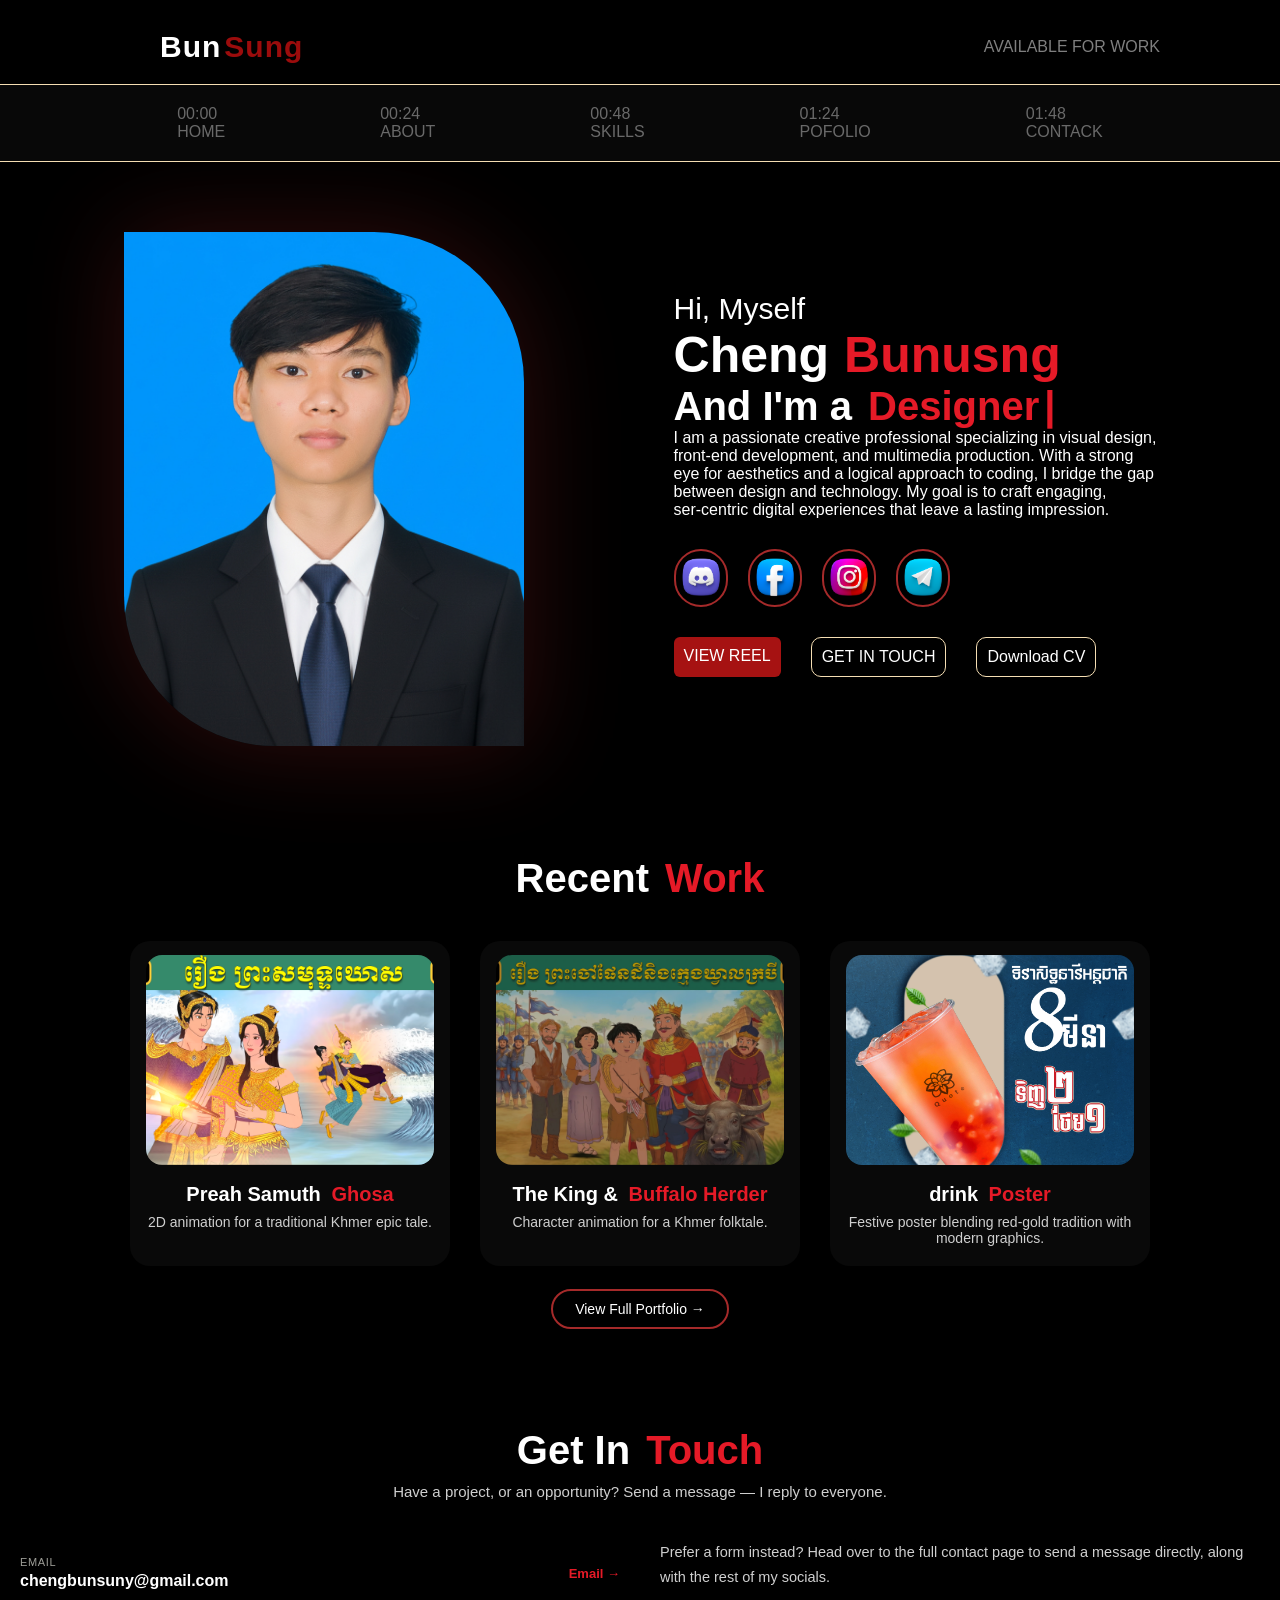
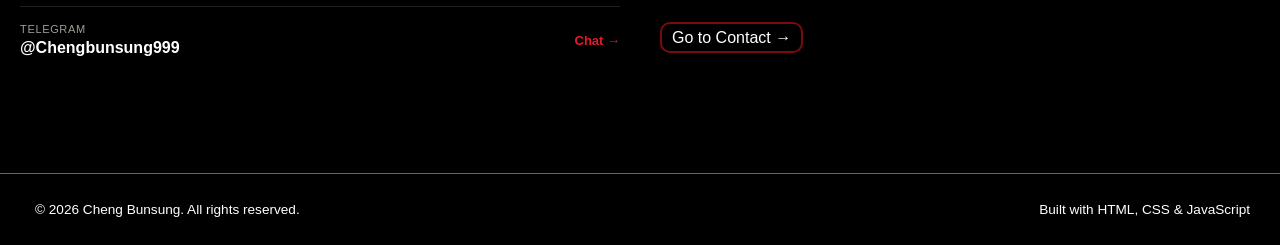
<file: potfolio-website/src/html/index.html>
<!DOCTYPE html>
<html lang="en">
<head>
<meta charset="UTF-8">
    <meta name="viewport" content="width=device-width, initial-scale=1.0">
    <meta name="description" content="Cheng Bunsung — creative professional specializing in visual design, front-end development, and multimedia production.">
    <title>Cheng Bunsung | Home</title>
    <link rel="preconnect" href="https://fonts.googleapis.com">
    <link rel="preconnect" href="https://fonts.gstatic.com" crossorigin>
    <link href="https://fonts.googleapis.com/css2?family=Poppins:ital,wght@0,100;0,200;0,300;0,400;0,500;0,600;0,700;0,800;0,900;1,100;1,200;1,300;1,400;1,500;1,600;1,700;1,800;1,900&family=Siemreap&display=swap" rel="stylesheet">

    <link rel="stylesheet" href="../style/home.css">
    <link rel="stylesheet" href="../style/style.css">
    <link rel="stylesheet" href="../style/header.css">
</head>
<body>

  <div class="container-heading">
    <div class="logo">
      <a href="#top">
        <dav>Bun</dav><span class="color">Sung</span>
      </a>
    </div>
    <p>AVAILABLE FOR WORK</p>
  </div>
    
  <div class="container-header">
    <a href="../html/index.html"><P>00:00</P>HOME</a>
    <a href="../html/about.html"><P>00:24</P>ABOUT</a>
    <a href="../html/skills.html"><P>00:48</P>SKILLS</a>
    <a href="../html/portfolio.html"><P>01:24</P>POFOLIO</a>
    <a href="../html/contact.html"><P>01:48</P>CONTACK</a>
  </div>

  <section id="home" class="section">
    <div class="container">
      <img src="../asset/image-profile/image.JPG" alt="Cheng Bunsung" class="image">
      <div class="home-page">
      <p class="small-text" style="font-size: 30px;">Hi, Myself</p>
      <h1 class="name">Cheng <span>Bunusng</span></h1>

      <h3 class="typing-text">And I'm a <span class="typewriter"></span><span class="cursor">|</span></h3>
      <p>I am a passionate creative professional specializing in visual design, 
        <br>front-end development, and multimedia production. With a strong 
        <br>eye for aesthetics and a logical approach to coding, I bridge the gap 
        <br>between design and technology. My goal is to craft engaging, 
        <br>ser-centric digital experiences that leave a lasting impression.
      </p>

      <div class="logo-media">
        <nav class="list-style">
          <ul>
            <li>
                <a href="https://discord.gg/btyGwzqrX" target="_blank">
                  <img src="../asset/logo-media/Discord.png" alt="Discord" width="30px">
                 </a>
            </li>
          </ul>
        </nav>

        <nav class="list-style">
          <ul>
            <li>
              <a href="https://www.facebook.com/share/19RqvR9PNz/?mibextid=wwXIfr" target="_blank">
                <img src="../asset/logo-media/Facebook.png" alt="Facebook">
              </a>
            </li>
          </ul>
        </nav>

        <nav class="list-style">
          <ul>
            <li>
               <a href="https://www.instagram.com/bun.sung.92505?igsh=MTgwM2N1cHo5cnJlOA%3D%3D&utm_source=qr" target="_blank">
                  <img src="../asset/logo-media/Instagram.png" alt="Instagram">
                </a>
            </li>
          </ul>
        </nav>

        <nav class="list-style">
          <ul>
            <li>
              <a href="https://t.me/Chengbunsung999" target="_blank">
                <img src="../asset/logo-media/Telegram.png" alt="Telegram">
              </a>
            </li>
          </ul>
        </nav>
      </div>
      <!-- <div class="rw-skils">     
        <nav class="list-dw" >
          <ul>
            <li>
                <a href="#">Download CV</a>
              </li>
          </ul>
        </nav>
      </div> -->
      <div class="go-skill">
        <ul class="one">
          <li>
            <a href="../html/portfolio.html">VIEW REEL</a>
          </li>
        </ul>
          <ul class="two">
              <li>
                <a href="../html/contact.html">GET IN TOUCH</a>
              </li>
            </ul>
          <ul class="three">
            <li>
              <a href="c:\Users\cheng\OneDrive\Pictures\where-winds-meet-3840x2160-24536.jpg">Download CV</a>
            </li>
          </ul>
      </div>
      </div>
    </div>
  </section>

  <section id="recent-work" class="section">
    <div class="rw-head">
      <h2>Recent <span class="color-style">Work</span></h2>
    </div>
    <div class="rw-grid">
      <a class="rw-card" href="portfolio.html">
        <img src="../asset/projack/Preah Samuth Ghosa.png" alt="Preah Samuth Ghosa animation still">
        <h3>Preah Samuth <span class="color-style">Ghosa</span></h3>
        <p>2D animation for a traditional Khmer epic tale.</p>
      </a>
      <a class="rw-card" href="portfolio.html">
        <img src="../asset/projack/Buffalo Herder.png" alt="The King and the Buffalo Herder animation still">
        <h3>The King & <span class="color-style">Buffalo Herder</span></h3>
        <p>Character animation for a Khmer folktale.</p>
      </a>
      <a class="rw-card" href="portfolio.html">
        <img src="../asset/projack/poster-drink-8march.jpg" alt="Chinese New Year poster design">
        <h3>drink <span class="color-style">Poster</span></h3>
        <p>Festive poster blending red-gold tradition with modern graphics.</p>
      </a>
    </div>
    <div class="rw-more">
      <a href="portfolio.html">View Full Portfolio →</a>
    </div>
  </section>

  <section id="home-contact" class="section">
    <div class="rw-head">
      <h2>Get In <span class="color-style">Touch</span></h2>
      <p>Have a project, or an opportunity? Send a message — I reply to everyone.</p>
    </div>
    <div class="hc-grid">
      <div class="hc-list">
        <div class="hc-row">
          <div>
            <div class="hc-label">EMAIL</div>
            <div class="hc-value">chengbunsuny@gmail.com</div>
          </div>
          <a href="chengbunsuny@gmail.com" target="_blank">Email →</a>
        </div>
        <div class="hc-row">
          <div>
            <div class="hc-label">TELEGRAM</div>
            <div class="hc-value">@Chengbunsung999</div>
          </div>
          <a href="https://t.me/Chengbunsung999" target="_blank" rel="noopener">Chat →</a>
        </div>
      </div>
      <div class="hc-cta">
        <p>Prefer a form instead? Head over to the full contact page to send a message directly, along with the rest of my socials.</p>
        <nav class="list-dw">
          <ul>
            <li><a href="contact.html">Go to Contact →</a></li>
          </ul>
        </nav>
      </div>
    </div>
  </section>

  <footer class="container-footer">
    <div class="footer">
      <span>© 2026 Cheng Bunsung. All rights reserved.</span>
      <span>Built with HTML, CSS & JavaScript</span>
  </div>
  </footer>
  <script src="../javascript/script.js"></script>
</body>
</html>
</file>
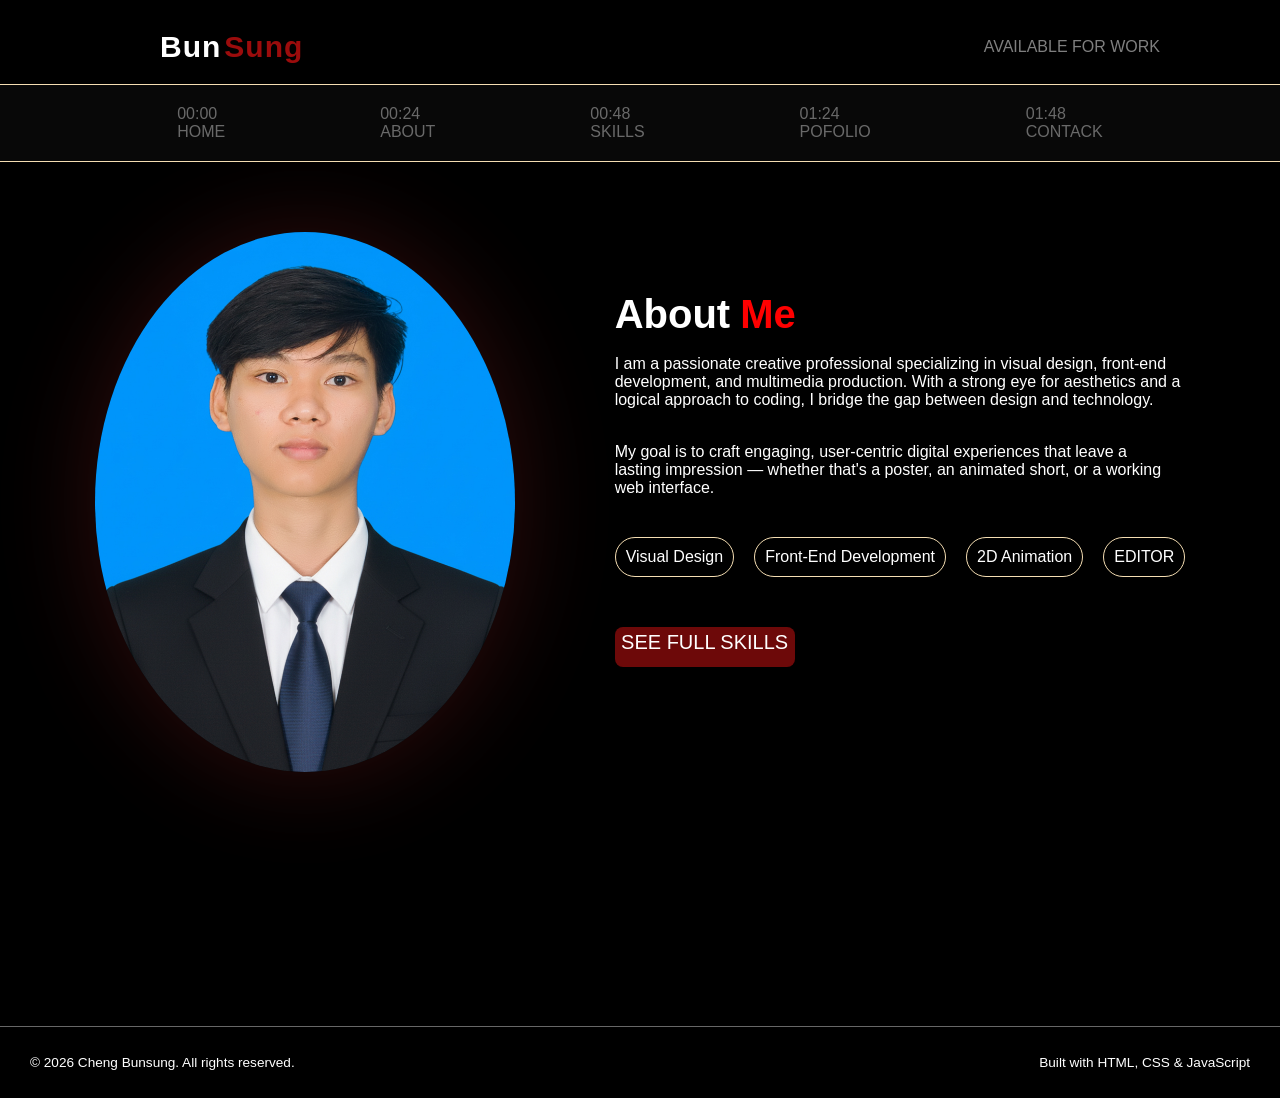
<file: potfolio-website/src/html/about.html>
<!DOCTYPE html>
<html lang="en">
<head>
  <meta charset="UTF-8">
  <meta name="viewport" content="width=device-width, initial-scale=1.0">
  <title>Bunsung | About</title>
  <link rel="stylesheet" href="../style/style.css">
    <link rel="stylesheet" href="../style/about.css">
    <link rel="stylesheet" href="../style/header.css">

</head>
<body>
<div class="container-heading">
    <div class="logo">
      <a href="#top">
        <dav>Bun</dav><span class="color">Sung</span>
      </a>
    </div>
    <p>AVAILABLE FOR WORK</p>
  </div>
    
  <div class="container-header">
    <a href="../html/index.html"><P>00:00</P>HOME</a>
    <a href="../html/about.html"><P>00:24</P>ABOUT</a>
    <a href="../html/skills.html"><P>00:48</P>SKILLS</a>
    <a href="../html/portfolio.html"><P>01:24</P>POFOLIO</a>
    <a href="../html/contact.html"><P>01:48</P>CONTACK</a>
  </div>
  
   <section id="about" class="section">
     <div class="container-about">
        <div class="image">
            <img src="../asset/image-profile/image.JPG" alt="Cheng Bunsung" width="">
        </div >
        <div class="text-about">
           <h1>
             About <div class="style-color">Me</div>
            </h1>
            <p>
              <br>I am a passionate creative professional specializing in visual design, front-end
              <br>development, and multimedia production. With a strong eye for aesthetics and a
              <br>logical approach to coding, I bridge the gap between design and technology.
            </p>
            <p style="margin-top:16px;">
              <br>My goal is to craft engaging, user-centric digital experiences that leave a
              <br>lasting impression — whether that's a poster, an animated short, or a working
              <br>web interface.
            </p>
            <div class="skills">
              <div class="desgin">
                <p>Visual Design</p>
              </div>
              <div class="desgin">
                <p>Front-End Development</p>
              </div>
              <div class="desgin">
                <p>2D Animation</p>
              </div>
              <div class="desgin">
                <p>EDITOR</p>
              </div>
            </div>
            <div class="container-skill">
              <div class="style-skills">
                <ul>
                  <li>
                    <a href="../html/skills.html">SEE FULL SKILLS</a>
                  </li>
                </ul>
              </div>
              </div>
           </div>  
    </div>
  </div>
</section>
<footer class="container-footer">
     <div class="footer">
      <span>© 2026 Cheng Bunsung. All rights reserved.</span>
      <span>Built with HTML, CSS & JavaScript</span>
  </div>
</footer>
</body>
</html>
</file>
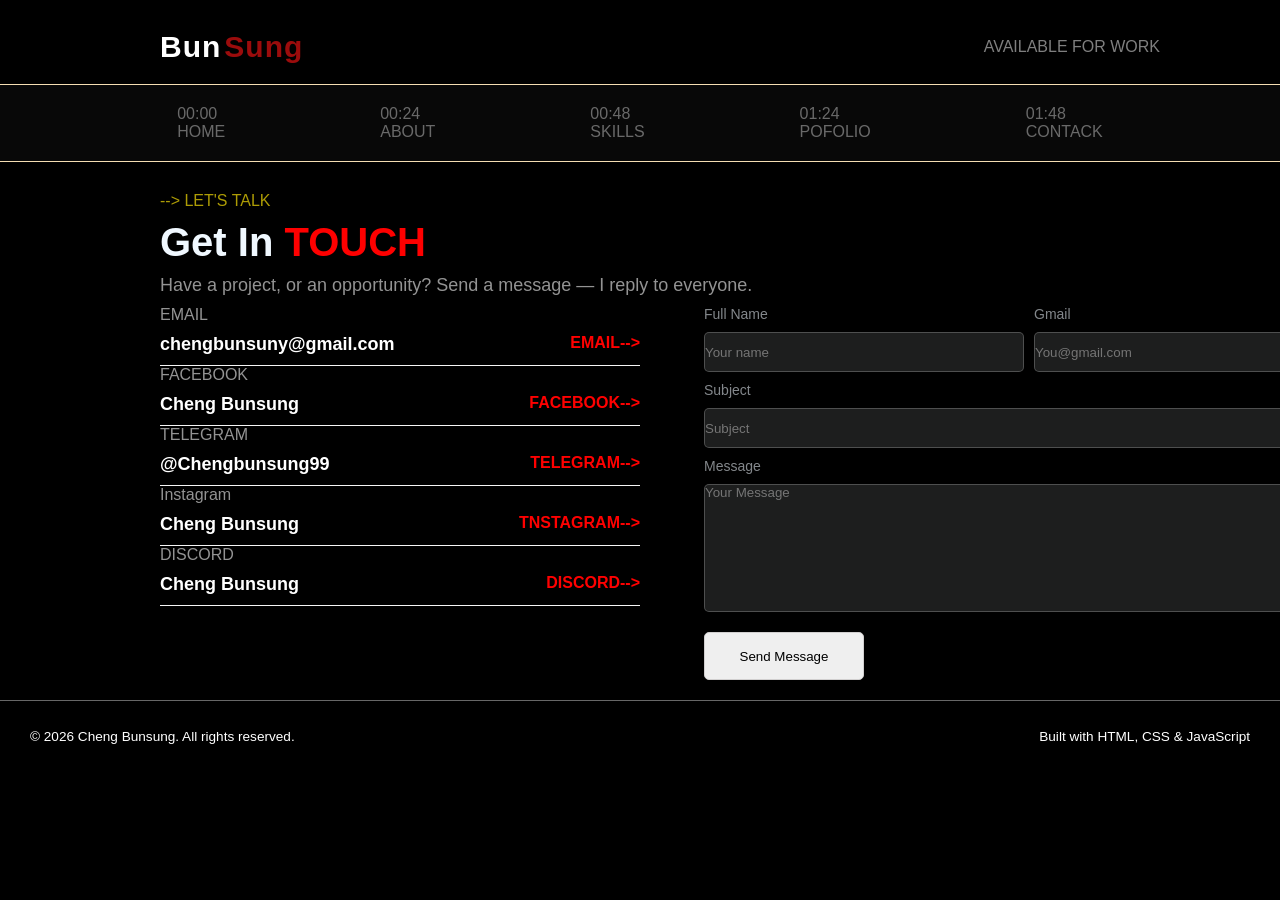
<file: potfolio-website/src/html/contact.html>
<!DOCTYPE html>
<html lang="en">
<head>
    <meta charset="UTF-8">
    <meta name="viewport" content="width=device-width, initial-scale=1.0">
    <title>Cheng Bunsung | Contact</title>
    <link rel="stylesheet" href="../style/contact.css">
    <link rel="stylesheet" href="../style/header.css">
    <link rel="stylesheet" href="../style/style.css">
</head>
<body>
    <div class="container-heading">
    <div class="logo">
      <a href="#top">
        <dav>Bun</dav><span class="color">Sung</span>
      </a>
    </div>
    <p>AVAILABLE FOR WORK</p>
  </div>
    
  <div class="container-header">
    <a href="../html/index.html"><P>00:00</P>HOME</a>
    <a href="../html/about.html"><P>00:24</P>ABOUT</a>
    <a href="../html/skills.html"><P>00:48</P>SKILLS</a>
    <a href="../html/portfolio.html"><P>01:24</P>POFOLIO</a>
    <a href="../html/contact.html"><P>01:48</P>CONTACK</a>
  </div>

  <div class="container">
        <div class="text-container">
            <p> --> LET'S TALK</p>
            <div class="text">
                <div class="">Get In <span>TOUCH</span></div>
            </div>
            <div class="text-color">
                <p>Have a project, or an opportunity? Send a message — I reply to everyone.</p>
            </div>
            <div class="container-flex">
                <div class="contariner-contack">
                    <div class="dress">
                        <p>EMAIL</p>
                        <div class="gmail">
                        <h4>chengbunsuny@gmail.com
                                <a href="">EMAIL--></a>
                            </h4>
                        </div>
                </div>
                    <div class="dress">
                        <p>FACEBOOK</p>
                        <div class="gmail">
                            <h4>Cheng Bunsung
                                <a href="https://www.facebook.com/share/19RqvR9PNz/?mibextid=wwXIfr" target="_blank">FACEBOOK--></a>
                            </h4>
                        </div>
                    </div>
                    <div class="dress">
                        <p>TELEGRAM</p>
                        <div class="gmail">
                            <h4>@Chengbunsung99
                                <a href="https://t.me/Chengbunsung999" target="_blank">TELEGRAM--></a>
                            </h4>
                        </div>
                    </div>
                    <div class="dress">
                        <p>Instagram</p>
                        <div class="gmail">
                            <h4>Cheng Bunsung
                                <a href="https://www.instagram.com/bun.sung.92505?igsh=MTgwM2N1cHo5cnJlOA%3D%3D&utm_source=qr" target="_blank">TNSTAGRAM--></a>
                            </h4>
                        </div>
                    </div>
                    <div class="dress">
                        <p>DISCORD</p>
                        <div class="gmail">
                            <h4>Cheng Bunsung
                                <a href="https://discord.gg/btyGwzqrX" target="_blank">DISCORD--></a>
                            </h4>
                        </div>
                    </div>
                </div>
                <div class="containr-gmail">
                    <div class="name-gmail">
                        <div class="full-name">
                            <label for="full-name">Full Name</label>
                            <input type="text" name="full-name" id="full-name" placeholder="Your name">
                        </div>
                        <div class="email">
                            <label for="gmail">Gmail</label>
                            <input type="email" name="gmail" id="gmail" placeholder="You@gmail.com">
                        </div>
                    </div>
                    <div class="subject">
                        <label for="text-subject">Subject</label>
                        <input type="text" name="text-subject" id="text-subject" placeholder="Subject">
                    </div>
                    <div class="message">
                        <label for="cf-message" class="sr-only">Message</label>
                        <textarea id="cf-message" name="message" placeholder="Your Message" rows="6" required></textarea>
                    </div>
                    <div class="container-submit">
                        <button type="submit" class="send-btn">Send Message</button>
                    </div>
                </div>
            </div>
        </div>
     </div>
    <footer class="container-footer">
        <div class="footer">
        <span>© 2026 Cheng Bunsung. All rights reserved.</span>
        <span>Built with HTML, CSS & JavaScript</span>
        </div>
    </footer>
</body>
</html>
</file>
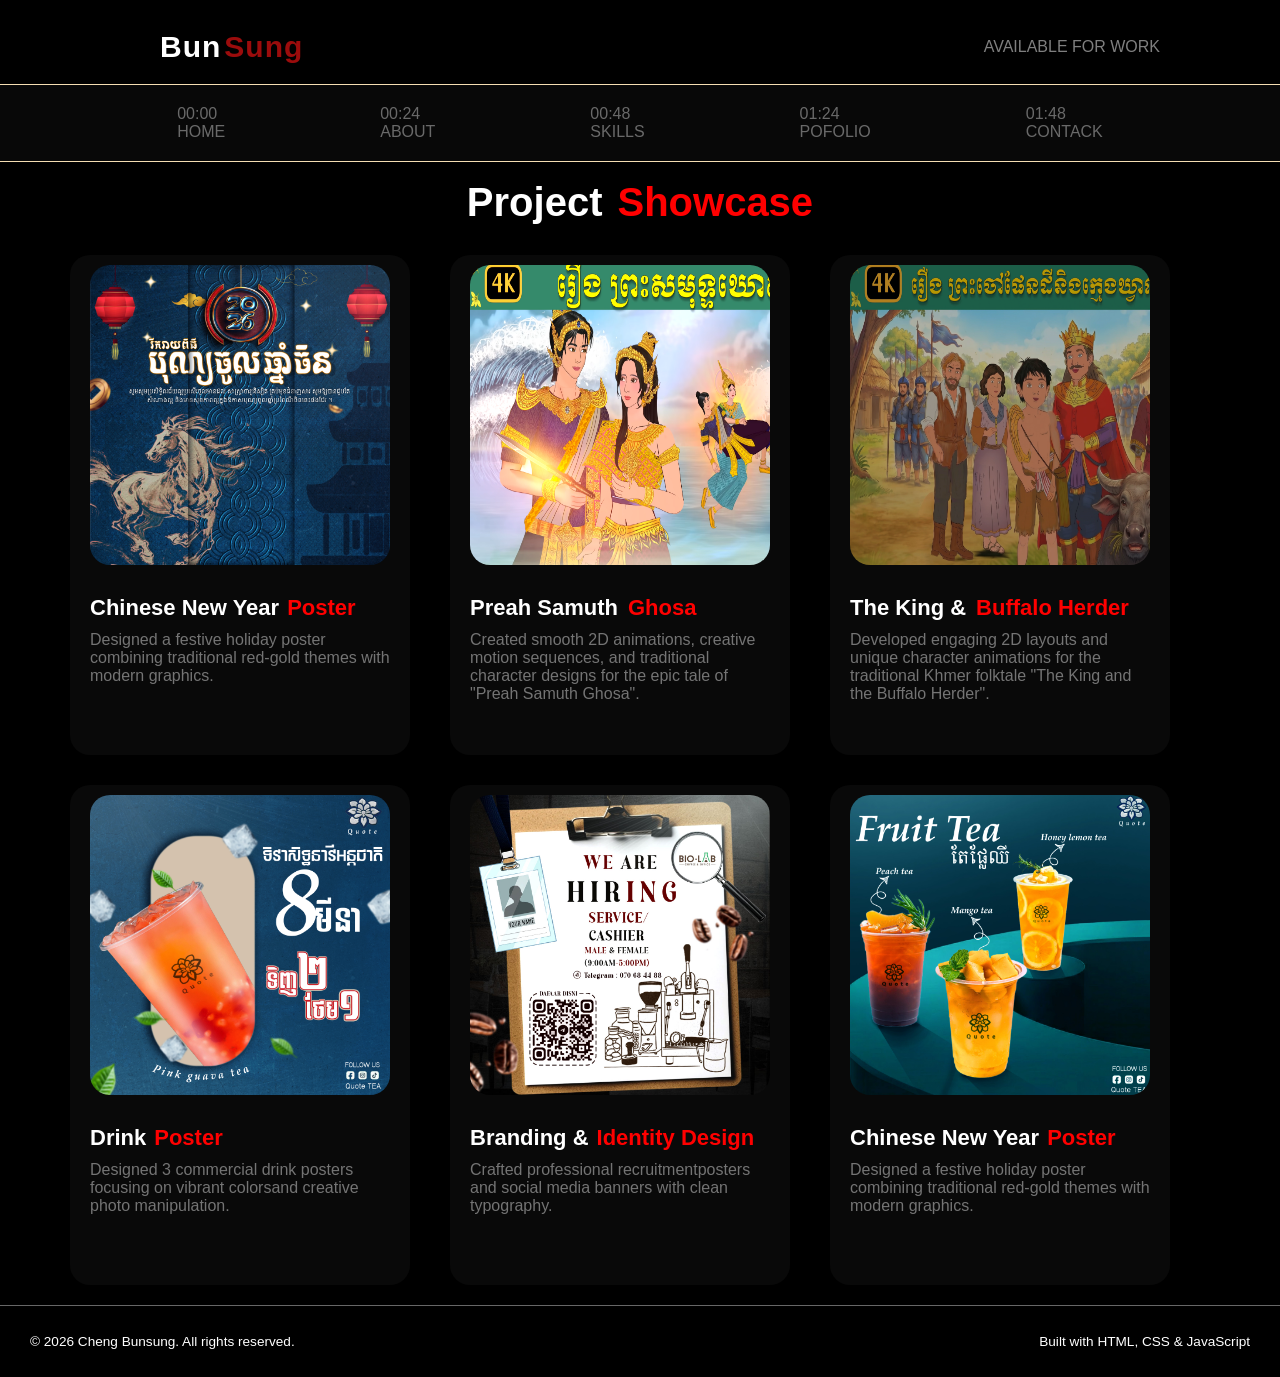
<file: potfolio-website/src/html/portfolio.html>
<!DOCTYPE html>
<html lang="km">
<head>
<meta charset="UTF-8">
<meta name="viewport" content="width=device-width, initial-scale=1.0">
<title>Cheng Bunsung | Portfolio</title>
<link rel="preconnect" href="https://fonts.googleapis.com">
<link href="https://fonts.googleapis.com/css2?family=Poppins:wght@500;600;700;800&family=Inter:wght@400;500&display=swap" rel="stylesheet">
<link rel="stylesheet" href="https://cdnjs.cloudflare.com/ajax/libs/font-awesome/6.5.1/css/all.min.css">

<link rel="stylesheet" href="../style/style.css">
<link rel="stylesheet" href="../style/portfolio.css">
<link rel="stylesheet" href="../style/header.css">

</head>
<body>

  <div class="container-heading">
    <div class="logo">
      <a href="#top">
        <dav>Bun</dav><span class="color">Sung</span>
      </a>
    </div>
    <p>AVAILABLE FOR WORK</p>
  </div>
    
  <div class="container-header">
    <a href="../html/index.html"><P>00:00</P>HOME</a>
    <a href="../html/about.html"><P>00:24</P>ABOUT</a>
    <a href="../html/skills.html"><P>00:48</P>SKILLS</a>
    <a href="../html/portfolio.html"><P>01:24</P>POFOLIO</a>
    <a href="../html/contact.html"><P>01:48</P>CONTACK</a>
  </div>>

<section id="portfolio">
        <div class="container-Project-Showcase">
            <h2>
                Project <div class="color-style">Showcase</div>
            </h2>
            <div class="project-showcase">
                
                <div class="projeck">

                    <div class="project-one">
                        <ul>
                            <li>
                                <img src="../asset/projack/Happy Chinses new year 2026.jpg" alt="">
                            </li>
                        </ul>
                    </div>

                    <div class="text">
                        <h3>Chinese New Year <div class="color-style">Poster</div>​  </h3>
                        <p>Designed a festive holiday poster combining traditional red-gold themes with modern graphics.</p>
                    </div>
                </div>

                 <a href="https://www.youtube.com/watch?v=l-kFDbvsoGw&t=35s" target="_blank" class="link-movie">
                    <div class="projeck">
                        <nav>
                            <div class="size">
                                <ul>
                                    <li>
                                        <img src="../asset/projack/Preah Samuth Ghosa.png" alt="">
                                    </li>
                                </ul>
                            </div>
                        </nav>

                        <div class="text-link">
                            <h3>
                            Preah Samuth <div class="color-style">Ghosa</div>​ 
                            </h3>
                            <p>
                                Created smooth 2D animations, creative motion sequences, and traditional character designs for the epic tale of "Preah Samuth Ghosa".
                            </p>
                        </div>
                    </div>
                </a>

                <a href="https://www.youtube.com/watch?v=C7S_dT3WmA8&t=358s" target="_blank"​​​​ class="link-movie">
                    <div class="projeck">
                        <nav>
                            <div class="size">
                                <ul>
                                    <li>

                                        <img src="../asset/projack/Buffalo Herder.png" alt="" >
                                    
                                    </li>
                                </ul>
                            </div>
                        </nav>

                        <div class="text-link">
                            <h3>
                                The King &  <div class="color-style">Buffalo Herder</div>​ 
                            </h3>
                            <p>
                                Developed engaging 2D layouts and unique character animations for the traditional Khmer folktale "The King and the Buffalo Herder".
                            </p>
                        </div>
                    </a>
                </div>
            </div>


            <div class="projeck-two">
                <div class="projeck">

                    <div class="project-one">
                        <ul>
                            <li>
                                <img src="../asset/projack/poster-drink-8march.jpg" alt="">
                            </li>
                        </ul>
                    </div>

                    <div class="text">
                        <h3>
                            Drink <div class="color-style">Poster</div>​ 
                        </h3>

                        <p>Designed 3 commercial drink 
                            posters​ focusing on vibrant colorsand creative photo manipulation.
                        </p>
                    </div>
                </div>


                <div class="projeck">

                    <div class="project-one">
                        <ul>
                            <li>
                                <img src="../asset/projack/Poster​-ជ្រើសរើសបុក្គលិក.jpg" alt="">
                            </li>
                        </ul>
                    </div>


                    <div class="text">
                        <h3>Branding & <div class="color-style">Identity Design</div>​  </h3>
                        <p>
                            Crafted professional recruitmentposters and social media banners with clean typography.
                        </p>
                    </div>
                </div>

                <div class="projeck">
                    <div class="project-one">
                        <ul>
                            <li>
                                <img src="../asset/projack/poster-drink.jpg" alt="">
                            </li>
                        </ul>
                    </div>

                    <div class="text">
                        <h3>Chinese New Year <div class="color-style">Poster</div>​  </h3>
                        <p>Designed a festive holiday poster combining traditional red-gold themes with modern graphics.</p>
                    </div>
                </div>
            </div>
        </div>
    </section> 
<footer class="container-footer">
     <div class="footer">
      <span>© 2026 Cheng Bunsung. All rights reserved.</span>
      <span>Built with HTML, CSS & JavaScript</span>
    </div>
</footer>
  </body>
</html>
</file>
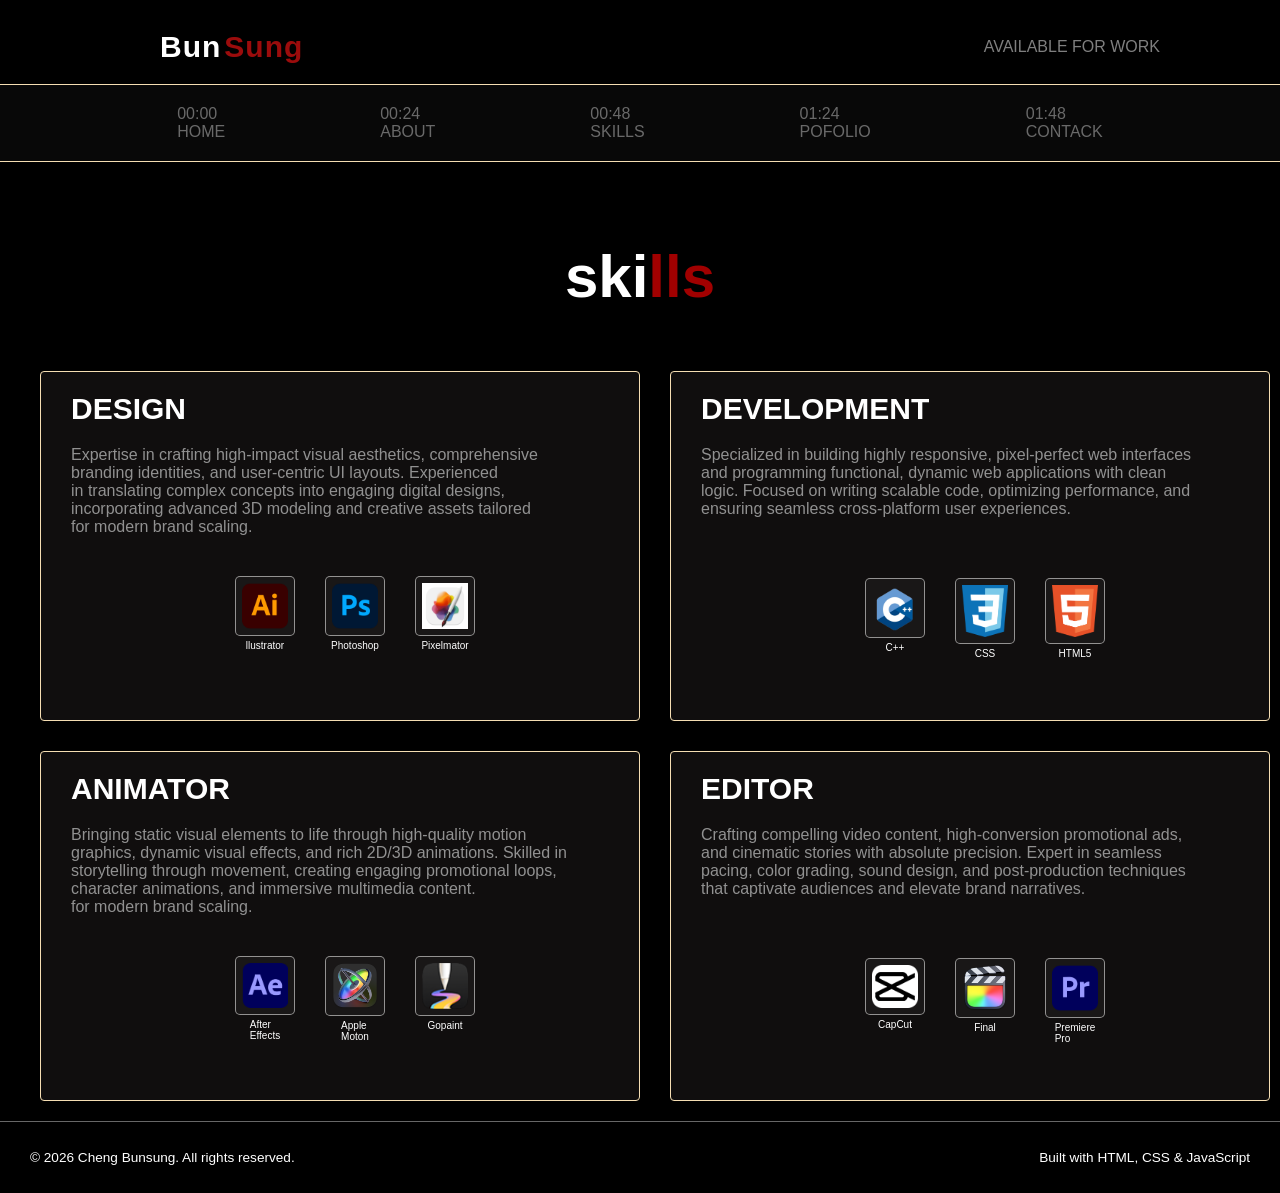
<file: potfolio-website/src/html/skills.html>
<!DOCTYPE html>
<html lang="en">
<head>
    <meta charset="UTF-8">
    <meta name="viewport" content="width=device-width, initial-scale=1.0">
    <title>Cheng Bunsung | Skills</title>
    <link rel="stylesheet" href="../style/style.css">
    <link rel="stylesheet" href="../style/header.css">
    <link rel="stylesheet" href="../style/skills.css">
</head>
<body>
    <div class="container-heading">
    <div class="logo">
      <a href="#top">
        <dav>Bun</dav><span class="color">Sung</span>
      </a>
    </div>
    <p>AVAILABLE FOR WORK</p>
  </div>
    
  <div class="container-header">
    <a href="../html/index.html"><P>00:00</P>HOME</a>
    <a href="../html/about.html"><P>00:24</P>ABOUT</a>
    <a href="../html/skills.html"><P>00:48</P>SKILLS</a>
    <a href="../html/portfolio.html"><P>01:24</P>POFOLIO</a>
    <a href="../html/contact.html"><P>01:48</P>CONTACK</a>
  </div>
    <div class="container-skills">ski<span>lls</span></div>
        <div class="container-design-development">
            <div class="design">
                <div class="mg-desgin">
                    <h2>DESIGN</h2>
                    <div class="text-design">
                        <p>Expertise in crafting high-impact visual aesthetics, comprehensive 
                        <br>branding identities, and user-centric UI layouts. Experienced 
                        <br>in translating complex concepts into engaging digital designs, 
                        <br>incorporating advanced 3D modeling and creative assets tailored 
                        <br>for modern brand scaling.</p>
                    </div>
                    <div class="img">
                        <ul>
                            <li>
                                <img src="../asset/logo-design/illustrator.png" alt="" class="border-color">
                                <p>llustrator</p>
                            </li>
                        </ul>
                        <ul>
                            <li>
                                <img src="../asset/logo-design/photoshop.png" alt="" class="border-color">
                                <p>Photoshop</p>
                            </li>
                        </ul>
                        <ul>
                            <li>
                                <img src="../asset/logo-design/pixelmatorpro-20240927145448.png" alt="" class="border-color">
                                <p>Pixelmator</p>
                            </li>
                        </ul>
                    </div>
                </div>
            </div>
            
            <div class="deveopment">
                <div class="design">
                    <div class="mg-desgin">
                        <h2>DEVELOPMENT</h2>
                        <div class="text-design">
                            <p>Specialized in building highly responsive, pixel-perfect web interfaces
                                <br>and programming functional, dynamic web applications with clean 
                                <br>logic. Focused on writing scalable code, optimizing performance, and 
                                <br>ensuring seamless cross-platform user experiences.
                            </p>
                            </div>
                            <div class="img">
                            <ul class="img-mg">
                                <li>
                                    <img src="../asset/logo-development/c++.png" alt="" class="border-color">
                                    <p>C++</p>
                                </li>
                            </ul>
                            <ul class="img-mg">
                                <li>
                                    <img src="../asset/logo-development/css.png" alt="" class="border-color">
                                    <p>CSS</p>
                                </li>
                            </ul>
                            <ul class="img-mg">
                                <li>
                                    <img src="../asset/logo-development/html5.png" alt="" class="border-color">
                                    <p>HTML5</p>
                                </li>
                            </ul>
                        </div>
                    </div>  
                </div>
            </div>
        </div>

        <div class="container-design-development">
            <div class="design">
                <div class="mg-desgin">
                    <h2>ANIMATOR</h2>
                    <div class="text-design">
                        <p>Bringing static visual elements to life through high-quality motion
                        <br>graphics, dynamic visual effects, and rich 2D/3D animations. Skilled in 
                        <br>storytelling through movement, creating engaging promotional loops, 
                        <br>character animations, and immersive multimedia content.
                        <br>for modern brand scaling.</p>
                    </div>
                    <div class="img">
                        <ul>
                            <li>
                                <img src="../asset/logo-animotor/Adobe_After_Effects.png" alt="" class="border-color">
                                <p>After <br> Effects</p>
                            </li>
                        </ul>
                        <ul>
                            <li>
                                <img src="../asset/logo-animotor/apple moton.png" alt="" class="border-color">
                                <p>Apple <br> Moton</p>
                            </li>
                        </ul>
                        <ul>
                            <li>
                                <img src="../asset/logo-animotor/gopaint1.png" alt="" class="border-color">
                                <p>Gopaint</p>
                            </li>
                        </ul>
                    </div>
                </div>
            </div>
            <div class="design">
                <div class="mg-desgin">
                    <h2>EDITOR</h2>
                    <div class="text-design">
                        <p>Crafting compelling video content, high-conversion promotional ads,
                            <br>and cinematic stories with absolute precision. Expert in seamless 
                            <br>pacing, color grading, sound design, and post-production techniques
                            <br>that captivate audiences and elevate brand narratives. 
                        </p>
                        </div>
                        <div class="img">
                        <ul class="img-mg">
                            <li>
                                <img src="../asset/logo-editor/CapCut.png" alt="" class="border-color">
                                <p>CapCut</p>
                            </li>
                        </ul>
                        <ul class="img-mg">
                            <li>
                                <img src="../asset/logo-editor/final.png" alt="" class="border-color">
                                <p>Final</p>
                            </li>
                        </ul>
                        <ul class="img-mg">
                            <li>
                                <img src="../asset/logo-editor/premiere-pro.png" alt="" class="border-color">
                                <p>Premiere <br> Pro</p>
                             </li>
                        </ul>
                    </div>
                </div>
            </div>
        </div>
    </div>
    <footer class="container-footer">
        <div class="footer">
            <span>© 2026 Cheng Bunsung. All rights reserved.</span>
            <span>Built with HTML, CSS & JavaScript</span>
        </div>
    </footer>
</body>
</html>
</file>
<file: potfolio-website/src/style/home.css>
.container{
    display: flex;
    flex-wrap: wrap;
    justify-content: center;
    max-width: var(--container);
    margin: 0 auto;
}
.container .image{
    width: 400px;
    margin-top: 40px;
    margin-right: 50px;
    border-radius: 0px 150px;
    box-shadow: 0px 0px 100px rgba(165, 42, 42, 0.296);
   
    
}

.container .home-page{
    margin: 100px 0px 0px 100px;
}
.container .home-page h1 {
    display: flex;
    color: white;
    font-size: 30px;
}

.container .home-page .color-style{
    color: brown;
    text-shadow: 0px 0px 10px rgba(165, 42, 42, 0.726);
}

.container .home-page h1{
    display: flex;
    color: white;
    gap: 10px;
    font-size: 50px;
}
    
span{
    color: #e51a27;
    margin-left: 5px;
}
.container  p{
    display: flex;
    color: white;
}
h3{
    color: white;
    font-size: 40px;
}
.logo-media{
    display: flex;
    margin: 10px 0px 0px 0px;
    gap: 20px;
}
.logo-media img{
    width: 50px;
    list-style: none;
}
.list-style ul{
    
    list-style: none;
    border: 2px solid brown;
    border-radius: 50px;
}
.list-style ul:hover{
    transform: scale(1.1);
    box-shadow: 0px 0px 10px brown;
}
.list-dw{
    display: flex;
}
.list-dw a{
    text-decoration: none;
    color: white;
    border: 2px solid rgb(123, 11, 11);
    padding: 5px 10px;
    border-radius: 10px;
}
.list-dw ul:hover{
    color: rgb(103, 4, 4);
    transform: scale(1.03);
}
.list-dw a:hover{
    background-color: #510005;
}
.list-dw ul{
    list-style: none;
}


@media (max-width: 968px) {
    .container .home-page{
        margin: 40px 0px 0px 0px;
        text-align: center;
    }
    .container .image{
        margin: 60px 0px 0px 0px;
    }
    .container .home-page h1{
        justify-content: center;
    }
    .container p{
        justify-content: center;
        text-align: center;
    }
    .logo-media{
        justify-content: center;
    }
}
@media (max-width: 480px) {
    .container .image{
        width: 220px;
    }
    .container .home-page h1{
        font-size: 34px;
    }
}

.rw-head{
    text-align: center;
    max-width: var(--container);
    margin: 0 auto 40px;
    padding: 0 20px;
}
.rw-head h2{
    color: white;
    font-size: 40px;
}
.rw-head p{
    display: block;
    color: #cfcfcf;
    margin-top: 10px;
    font-size: 15px;
}
.rw-grid{
    display: flex;
    flex-wrap: wrap;
    justify-content: center;
    gap: 30px;
    max-width: var(--container);
    margin: 0 auto;
    padding: 0 20px;
}
.rw-card{
    display: block;
    width: 320px;
    max-width: 90vw;
    background-color: rgba(128, 128, 128, 0.071);
    border-radius: 20px;
    padding: 14px 16px 20px;
    text-decoration: none;
    transition: box-shadow 0.2s ease, transform 0.2s ease;
}
.rw-card:hover{
    box-shadow: 0px 0px 30px rgba(165, 42, 42, 0.667);
    transform: scale(1.01);
}
.rw-card img{
    width: 100%;
    height: 210px;
    object-fit: cover;
    border-radius: 16px;
    display: block;
}
.rw-card h3{
    color: white;
    font-size: 20px;
    margin-top: 18px;
    text-align: center;
}
.rw-card p{
    color: #cfcfcf;
    text-align: center;
    margin-top: 8px;
    font-size: 14px;
    display: block;
}
.rw-more{
    text-align: center;
    margin-top: 34px;
}
.rw-more a{
    text-decoration: none;
    color: white;
    border: 2px solid brown;
    padding: 10px 22px;
    border-radius: 20px;
    font-size: 14px;
}
.rw-more a:hover{
    color:  white;
    background-color: #510005;
    transform: scale(1.01);
    display: inline-block;
}


.hc-grid{
    display: flex;
    flex-wrap: wrap;
    gap: 40px;
    max-width: var(--container);
    margin: 0 auto;
    padding: 0 20px;
}
.hc-list{
    flex: 1 1 320px;
}
.hc-row{
    display: flex;
    justify-content: space-between;
    align-items: center;
    padding: 16px 0;
    border-top: 1px solid rgba(255,255,255,0.12);
}
.hc-row:first-child{ border-top: none; }
.hc-label{
    font-size: 11px;
    letter-spacing: 0.06em;
    color: #9c9c96;
}
.hc-value{
    color: white;
    font-weight: 600;
    margin-top: 4px;
}
.hc-row a{
    text-decoration: none;
    color: #e51a27;
    font-weight: 600;
    font-size: 13px;
}
.hc-cta{
    flex: 1 1 320px;
}
.hc-cta p{
    display: block;
    color: #cfcfcf;
    font-size: 14.5px;
    line-height: 1.7;
}
.hc-cta .list-dw{
    margin-top: 20px;
}
.go-skill {
    display: flex;
    gap: 30px;
    margin-top: 10px;
}
.go-skill ul{
    list-style: none;
}
.go-skill ul:first-child{
background-color:rgb(166, 18, 18);
padding: 10px;
border-radius: 6px;
}
.go-skill ul:nth-child(2){
padding: 10px;
border-radius: 10px;
border: 1px solid wheat;
}
.go-skill ul:last-child{
padding: 10px;
border-radius: 10px;
border: 1px solid wheat;
}
.go-skill  ul:nth-child(2):hover{
    background-color: rgb(95, 2, 2);
}
.go-skill ul:last-child:hover{
    background-color: rgb(95, 2, 2);
}
.go-skill a{
    text-decoration: none;
    color: white;
}
.style-skills{
    display: flex;
    border-radius: 10px;
    gap: 30px;  
}
.style-skills .two{
    border: 1px solid wheat;
}
.style-skills a{
    text-decoration: none;
    color: white;
}
.go-skill ul:hover{
    transform: scale(1.03);
    background-color: rgb(78, 0, 0);
}
@media (max-width: 700px) {
    .rw-head h2{ font-size: 30px; }
}
</file>
<file: potfolio-website/src/style/style.css>
*{
    margin: 0;
    padding: 0;
    box-sizing: border-box;
    font-family: 'Segoe UI', Tahoma, Geneva, Verdana, sans-serif;
}
html{
    scroll-behavior: smooth;
}
body{
    font-family: "Siemreap", sans-serif;
    background:#000000;
    max-width: 100%;
    overflow-x: hidden;
}

/* .header{
    display: flex;
    justify-content: space-between;
    width: 100%;
    height: 60px;
    background-color: rgba(0, 0, 0, 0.847);
    position: sticky;
    top: 0px;
    z-index: 100;
}
.header .logo {
    display: flex;
    text-decoration: none;
    color: white;
    align-items: center;
    padding: 0px 0px 0px 80px;
    font-size: 25px;
    font-weight: 700;
}
.header .logo span{
margin: 0px;
}
.header .logo .color{
    color: brown;
}
.header .logo:hover{
    transform: scale(1.05);
}
.link-info{
    display: flex;
    gap: 30px;
    color: white;
    
} */
  nav {
    display: flex;
    justify-content: space-between;
    align-items: center;
    padding: 20px 0;
 }

.logo {
  font-size: 26px;
 font-weight: bold;
 letter-spacing: 1px;
}

 .nav-links {
    display: flex;
    list-style: none;
    gap: 30px;
 }

 .link-header{
    display: flex;
    margin: 50px;
 }
 
 .nav-links a {
    color: #ffffff;
    text-decoration: none;
    font-size: 16px;
    font-weight: 500;
    position: relative;
    padding: 5px 0;
    transition: color 0.3s;
 }

.nav-links a::after {
    content: '';
    position: absolute;
    bottom: 0;
    left: 50%;
    width: 0;
    height: 2px;
    background-color: #e51a27;
    transition: all 0.4s cubic-bezier(0.68, -0.55, 0.265, 1.55);
    transform: translateX(-50%);
    
}
.container-footer {
    margin-top:20px ;
    border-top: 1px solid rgba(255, 255, 255, 0.404);
    padding: 28px 0;
    color: white;
    font-size: 0.85rem;
}
.footer{
    margin-left: 30px;
    margin-right: 30px;
    display: flex;
    justify-content: space-between;
}
.footer span{
    color: white;
}
.wrap {
  max-width: var(--container);
  margin: 0 auto;
  padding: 0 32px;
}
.section {
  padding: 30px 0px 80px 0px;

}
.nav-links a:hover { color: #e51a27; }
.nav-links a:hover::after { width: 100%; }

@media (max-width: 900px) {
    .header{
        flex-wrap: wrap;
        height: auto;
        padding: 10px 0;
    }
    .header .logo{
        padding: 0 0 0 20px;
        font-size: 20px;
    }
    .link-header{
        margin: 10px 20px;
    }
    .nav-links{
        gap: 16px;
        flex-wrap: wrap;
    }
    .nav-links a{
        font-size: 14px;
    }
}
</file>
<file: potfolio-website/src/style/header.css>
.container-heading{
    display: flex;
    justify-content: space-between;
    padding: 30px 120px 0px 160px ;
    padding-bottom: 20px;
}
.container-heading p{
    display: flex;
    align-items: center;
    color: rgba(255, 255, 255, 0.499);
}
 .container-heading .logo{
    font-size: 30px;
    font-weight: 800;
}
.container-heading .color{
    margin-left: 3px;
    color: rgb(155, 12, 12);
}

.container-header{
    background-color: rgba(12, 12, 12, 0.7);
    -webkit-backdrop-filter: blur(10px);
    backdrop-filter: blur(10px); 
    position: sticky;
    top: 0;
    padding: 20px;
    display: flex;
    gap: 155px;
    justify-content: center;
    border-bottom: 1px solid wheat;
    border-top:1px solid wheat;
}
.logo a{
    text-decoration: none;
    color: white;
}

.container-header a{
    text-decoration: none;
    color: rgba(255, 255, 255, 0.395);
}
.container-header a:hover{
    color: white;
    transform: scale(1.02);
}
</file>
<file: potfolio-website/src/style/about.css>
.container-about{
    display: flex;
    color: white;
    justify-content: center;
}
.text-about{
    margin: 100px 0px 0px 100px;
}
.container-about h1{
    display: flex;
    gap: 10px;
    font-size: 40px;
}
.style-color{
    color: red;
}
.text-about ul{
    list-style: none;
    margin: 50px 0px 0px;
}
.text-about .desgin a{
    text-decoration: none;
    color: white;
    border: 2px solid brown;
    padding: 5px 8px;
    border-radius: 20px;
}

/* .text-about ul:hover{
    text-shadow: 0px 0px 10px rgba(165, 42, 42, 0.94);
    transform: scale(1.1);
} */

.container-about img{
    width: 420px;
    margin:40px 0px 150px 0px;
    border-radius: 50%;
    box-shadow: 0px 0px 100px rgba(165, 42, 42, 0.296);
}
/* .container-about img:hover{
    box-shadow: 0px 0px 150px rgba(165, 42, 42, 0.578);
    transform: scale(1.05);
} */
.skills{
    display: flex;
    margin-top: 40px;
    gap: 20px;
}
.desgin{
    border: 1px solid wheat;
    border-radius: 40px;
    padding: 10px;
}
.container-skill {
    /* display: flex; */
    margin-top: 40px;
    background-color: rgb(109, 9, 9);
    width:180px;
    border-radius: 8px;
    text-align: center;
    height: 40px;
}

.container-skill ul{
    display: flex;
    justify-content: center;
    align-items: center;
    list-style: none;
    padding: 4px;
}
.container-skill a{
    text-decoration: none;
    color: white;
    font-size: 20px;
}
.container-skill:hover{
    transform: scale(1.02);
    background-color:rgb(45, 0, 0);
}
</file>
<file: potfolio-website/src/style/contact.css>
body{
    background-color: black;
}
.container p{
    color: rgb(173, 156, 5);
}
.container .text{
    color: aliceblue;
    font-size: 40px;
    font-weight: 700;
}
.container .text span{
    color: red;
}
.text-container{
    display: grid;
    gap: 10px;
    margin-left: 160px;
    margin-top: 30px;
}
.text-color p{
    color: rgb(147, 147, 147);
    font-size: 18px;
}
.dress p{
    color: rgb(147, 147, 147);
    margin: 0;

}
.gmail h4{
    display: flex;
    justify-content: space-between;
}
.dress h4{
    font-family: 'Franklin Gothic Medium', 'Arial Narrow', Arial, sans-serif;
    color: white;
    width: 30rem;
    margin-top: 10px;
    border-bottom: 1px solid whitesmoke;
    font-size: 18px;
    padding-bottom: 10px;
}
.containr-gmail{
    margin-left: 4rem;
}
.gmail a{
    text-decoration: none;
    color: red;
    font-size: 16px;
}
.container-flex{
    display: flex;
}
.name-gmail{
    display: flex;
    gap: 10px;
}
.name-gmail{
    color: aliceblue;
}
.name-gmail label{
    display: block;
}
.name-gmail input{
    width: 20rem;
    height: 40px;
    margin-top: 10px;
    border-radius: 5px;
}
.subject{
    margin-top: 10px;
}
.subject input{
    width: 41rem;
    height: 40px;
    margin-top: 10px;
    border-radius: 5px;
}
.message{
    display: grid;
    gap: 10px;
    margin-top: 10px;
}

.containr-gmail{
    display: block;
}
.subject{
    color: aliceblue;
}
.subject label{
    display: block;
}
.message label{
    display: block;
}
.message textarea{
    width: 41rem;
    height: 8rem;
    border-radius: 5px;
}
label{
    font-size: 14px;
    color: rgba(240, 248, 255, 0.545);
}
input{
    color: aliceblue;
    background-color: rgba(240, 248, 255, 0.118);
    border: 1px solid rgba(209, 207, 207, 0.273);
}
textarea{
    background-color: rgba(240, 248, 255, 0.118);
    border: 1px solid rgba(209, 207, 207, 0.273);
}
input:hover{
    border: 1px solid red;
    
}

textarea:hover{
    border: 1px solid red;
    color: white;
}
.container-submit button{
    margin-top: 20px;
    width: 10rem;
    height: 3rem;
    border-radius: 5px;
    border: 1px solid rgb(209, 207, 207);
}
.container-submit button:hover{
    background-color: brown;
    border: 1px solid rgb(129, 1, 1);
    transform: scale(1.05);
}
</file>
<file: potfolio-website/src/style/portfolio.css>
.container-Project-Showcase h2{
    display: flex;
    color: white;
    font-size: 40px;
    gap: 15px;
    justify-content: center;
    margin-bottom: 0px;
}
.container-Project-Showcase .color-style{
    color: red;
}
.projeck{
    background-color:rgba(128, 128, 128, 0.071);
    width: 340px;
    height: 500px;
    border-radius: 20px;
    padding: 10px 20px 20px 20px;
}
.projeck:hover{
    box-shadow: 0px 0px 30px rgba(165, 42, 42, 0.667);
    transform: scale(1.01);
}
.projeck .project-one{
    display: flex;
    justify-content: center;
}
.projeck .project-one ul{
    list-style: none
}
.projeck .project-one img{
    display: flex;
    width: 300px;
    border-radius: 20px;
}


.projeck .text h3{
    display: flex;
    gap: 8px;
    color: white;
    margin-top: 30px;
    font-size: 22px;
}
.projeck .text p{
    color: rgba(255, 255, 255, 0.434);
    margin-top: 10px;
}
.projeck .text .text-style{
    color: brown;
}
 .projeck{
    margin: 30px 40px 0px 0px;
}
.project-showcase{
    display: flex;
    justify-content: center;
}


.projeck-two{
    display: flex;
    justify-content: center;
}
.link-movie{
    text-decoration: none;
}
.text-link{
    color: white;
    margin-bottom: 10px
}
.text-link h3{
    display: flex;
    gap: 10px;
    font-size: 22px;
    margin: 30px 0px 0px;
}
.text-link p{
    margin-top: 10px;
    color: rgba(255, 255, 255, 0.434);
}
.projeck nav{
    padding: 0px;
}
.size ul{
    display: flex;
    align-items: center;
    background-color: #e51a27;
    list-style: none;
    border-radius: 20px;
    overflow:hidden;
    width: 300px;
    height: 300px;
}
.size img{
    width: 400px;
    height: 310px;

}
.site-footer{
    border-top: 1px solid white;
    margin-top: 40px;
}

@media (max-width: 600px) {
    .input-group {
        flex-direction: column;
        gap: 20px;
    }
}
</file>
<file: potfolio-website/src/style/skills.css>
body{
    color: white;
}



.container-skills{
    display: flex;
    justify-content: center;
    font-size: 60px;
    font-weight: 700;
    margin-top: 80px;
    margin-bottom: 30px;
}
.img-mg{
    margin-top: 20px;
}
.container-skills span{
    color: rgb(161, 0, 0);
}
.design{
    border: 1px solid wheat;
    width: 600px;
    height: 350px;
    border-radius: 4px;
    background-color: rgba(19, 16, 16, 0.875);
    padding-left: 30px;
    margin-top: 30px;
    margin-left: 30px;
}
.container-design-development{
    display: flex;
    justify-content: center;
}
.mg-desgin{
    margin-top: 20px;
}
.design h2{
    font-size: 30px;
}
.text-design{
    margin-top: 20px;
}
.text-design p{
    color: rgba(248, 249, 250, 0.558);
}
.design .img{
    display: flex;
    gap: 30px;
    justify-content: center;
    margin: 40px;
}

.design .img img{
    width: 60px;
}
.img p{
    display: flex;
    justify-content: center;
}

.design .img ul{
    list-style: none;
}
.border-color{
    padding: 6px;
    background-color: rgba(87, 87, 87, 0.125);
    border: 1px solid rgba(250, 249, 248, 0.547);
    border-radius: 5px;
}
.img p{
    font-weight: 100;
    font-size: 10px;
}
</file>
